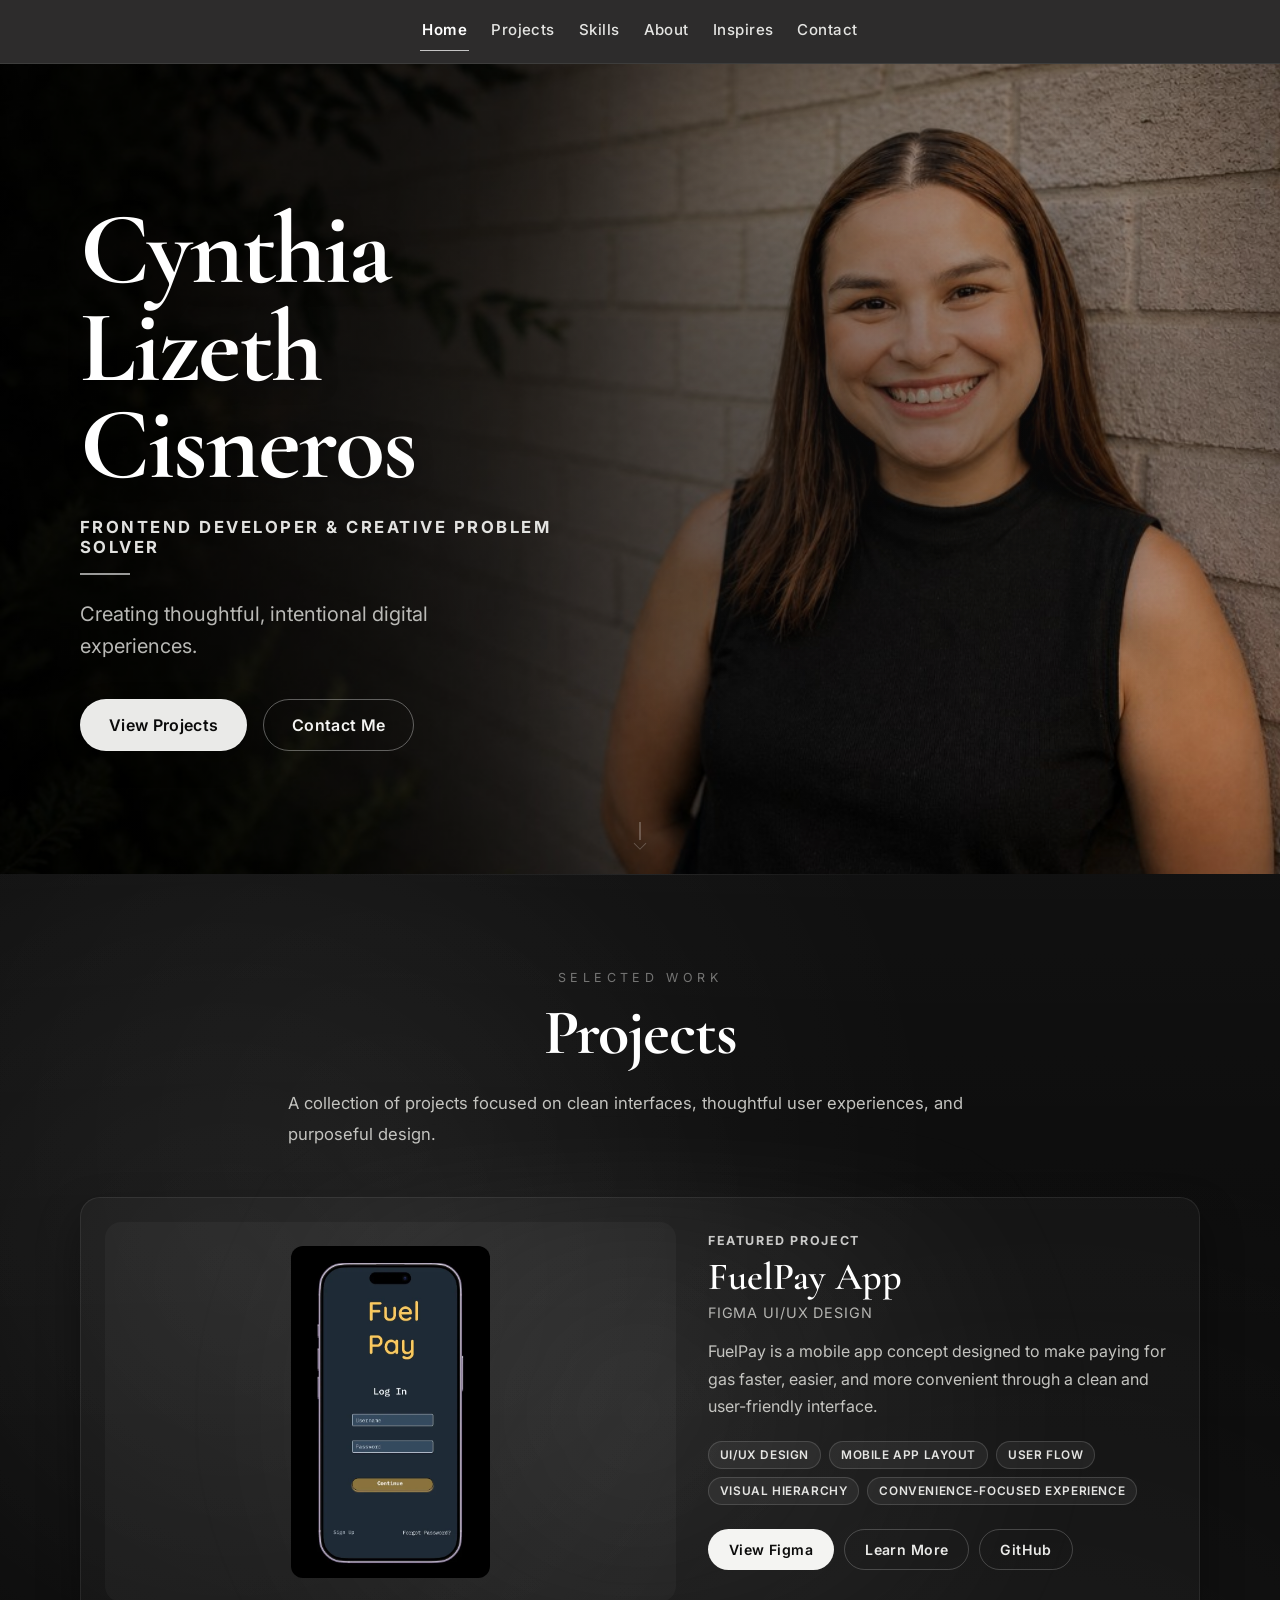
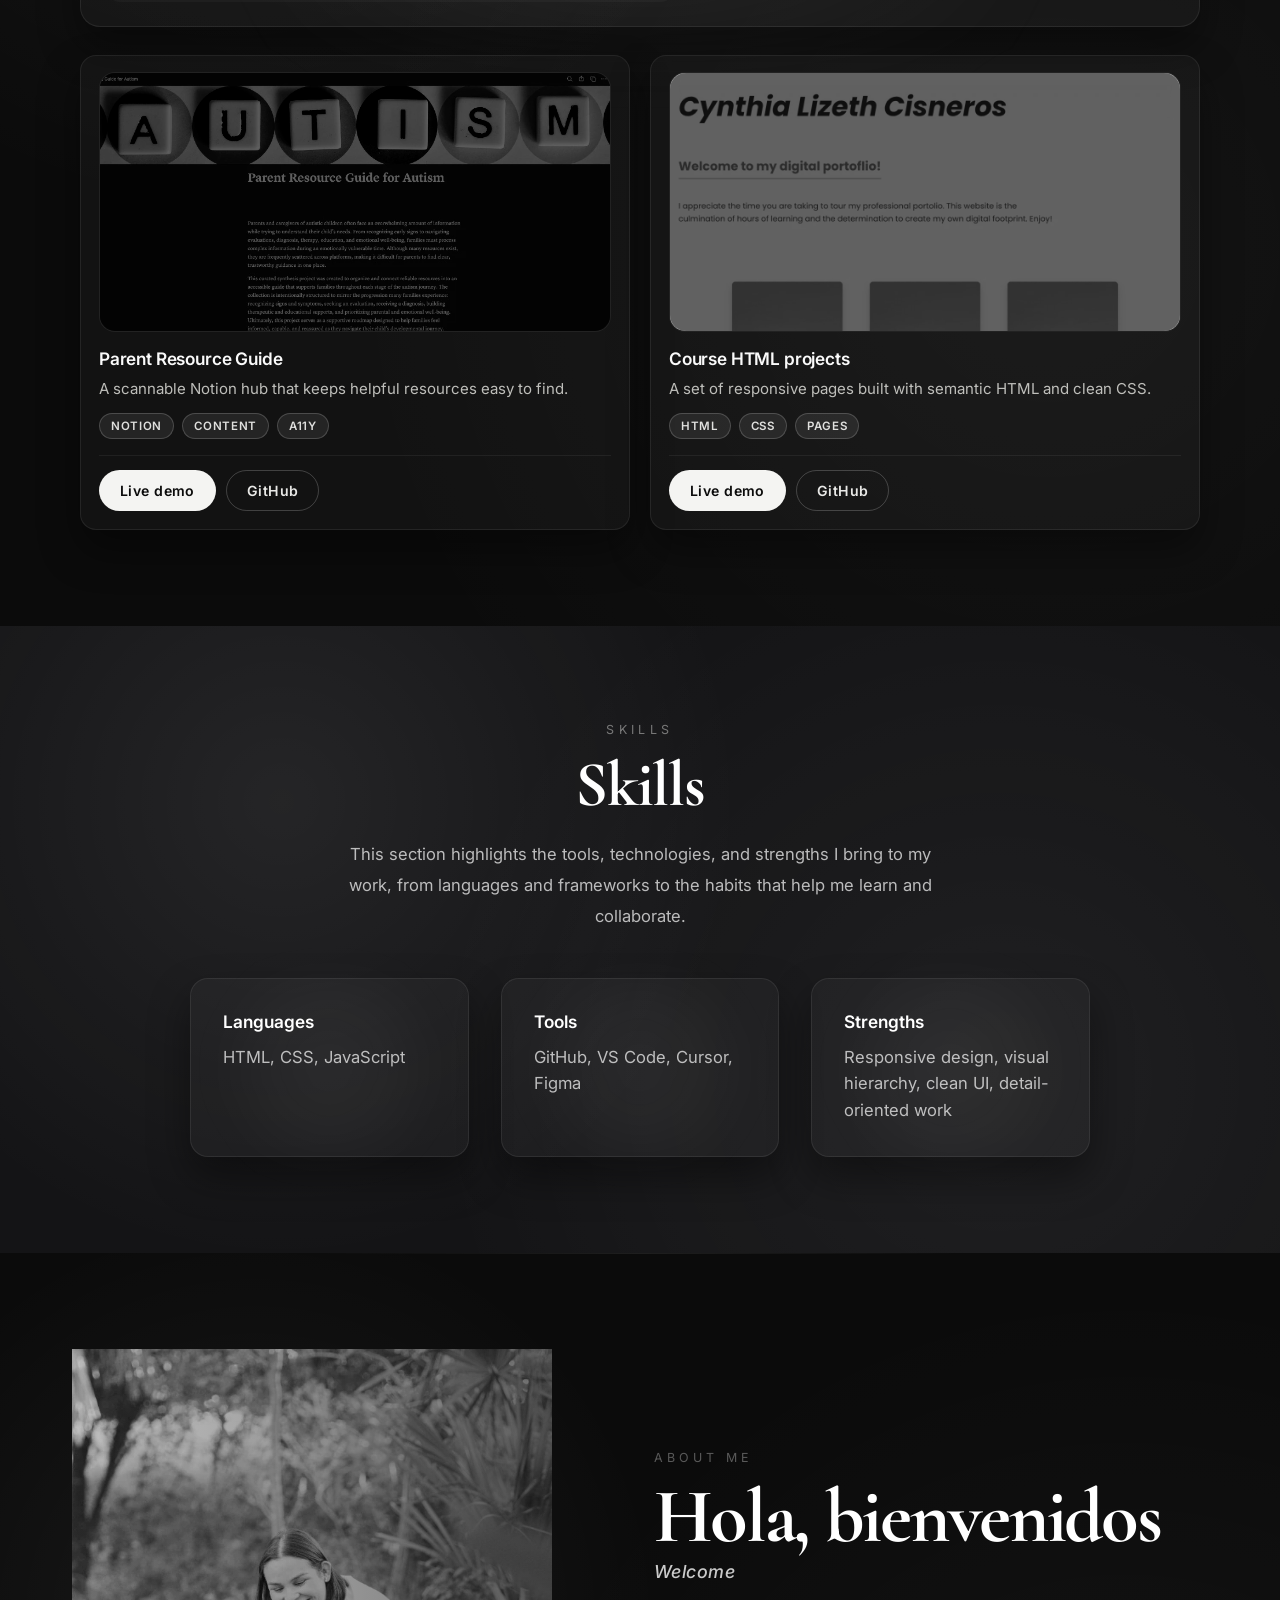
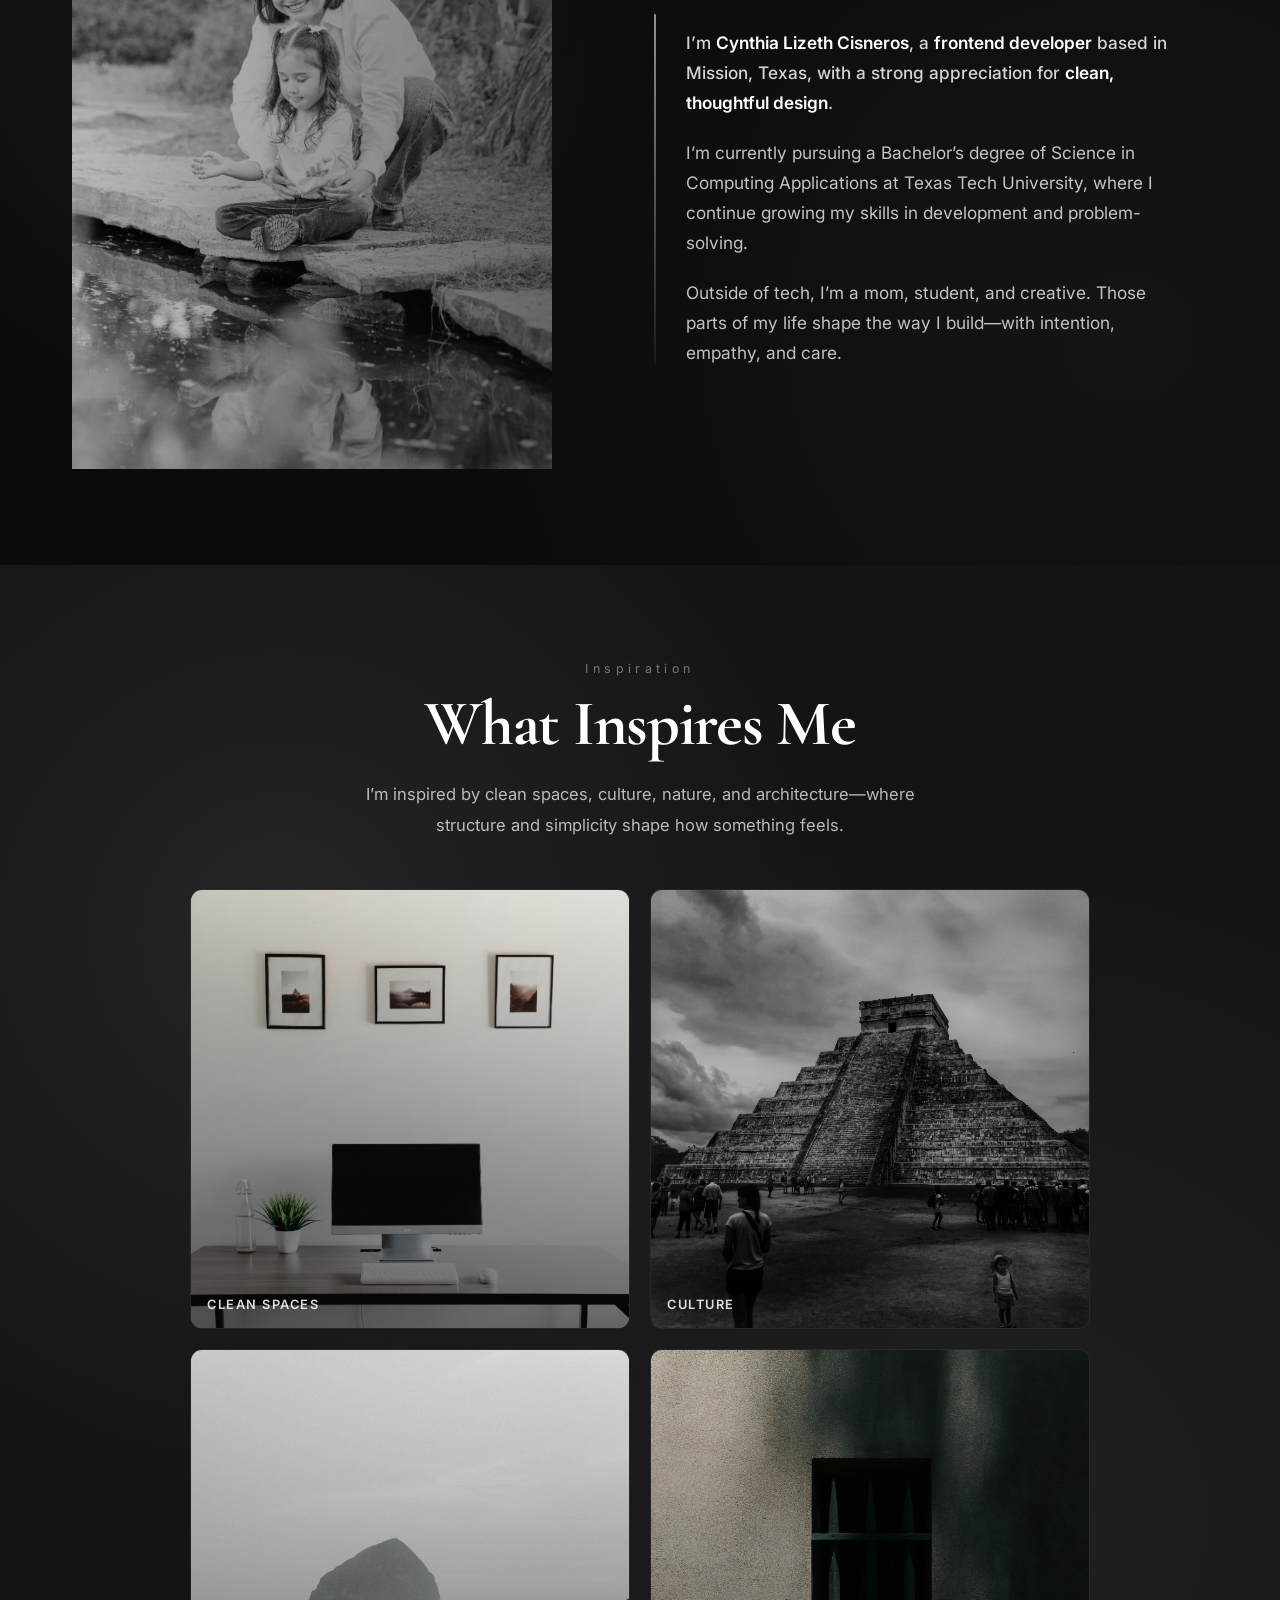
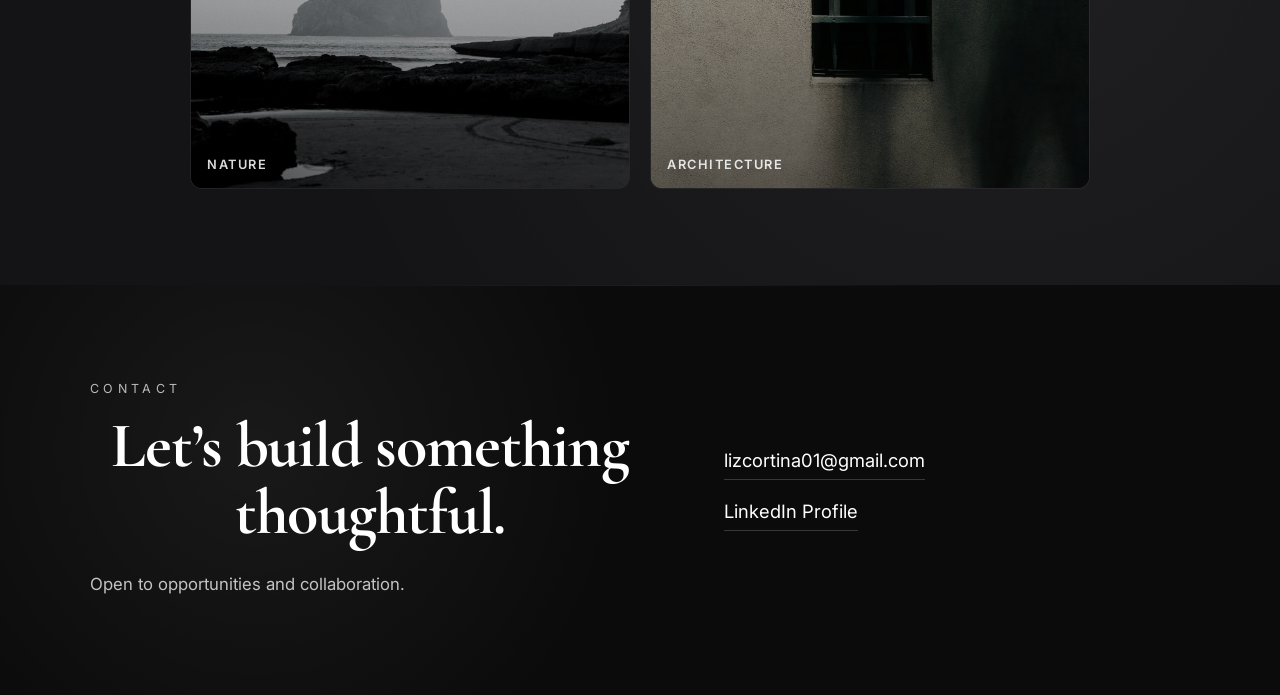
<file: index.html>
<!DOCTYPE html>
<html lang="en">
  <head>
    <meta charset="UTF-8" />
    <meta name="viewport" content="width=device-width, initial-scale=1.0" />
    <title>Cynthia Lizeth Cisneros | Portfolio</title>
    <link rel="preconnect" href="https://fonts.googleapis.com" />
    <link rel="preconnect" href="https://fonts.gstatic.com" crossorigin />
    <link
      href="https://fonts.googleapis.com/css2?family=Cormorant+Garamond:wght@500;600;700&family=Inter:wght@400;500;600&display=swap"
      rel="stylesheet"
    />
    <script>
      document.documentElement.classList.add("js");
    </script>
    <link rel="stylesheet" href="style.css" />
    <link
      rel="preload"
      as="image"
      href="images/fuelpay-screenshot.webp"
      type="image/webp"
    />
  </head>
  <body>
    <header class="site-header">
      <nav class="main-nav" aria-label="Primary navigation">
        <a class="nav-link active" href="#home">Home</a>
        <a class="nav-link" href="#projects">Projects</a>
        <a class="nav-link" href="#skills">Skills</a>
        <a class="nav-link" href="#about">About</a>
        <a class="nav-link" href="#inspires">Inspires</a>
        <a class="nav-link" href="#contact">Contact</a>
      </nav>
    </header>

    <main>
      <section
        id="home"
        class="section hero-section hero hero--split"
        aria-label="Introduction"
      >
        <div class="hero-split container hero-fade">
          <div class="hero-split__text">
            <h1 class="hero-heading">Cynthia Lizeth<br />Cisneros</h1>
            <p class="hero-tagline">Frontend Developer &amp; Creative Problem Solver</p>
            <p class="hero-lede">Creating thoughtful, intentional digital experiences.</p>
            <div class="hero-actions">
              <a class="hero-btn hero-btn--primary" href="#projects">View Projects</a>
              <a class="hero-btn hero-btn--secondary" href="#contact">Contact Me</a>
            </div>
          </div>
        </div>
        <div class="hero-scroll-indicator" aria-hidden="true"></div>
      </section>

      <section id="projects" class="section section-soft section--projects-showcase scroll-reveal">
        <div class="container">
          <p class="eyebrow">SELECTED WORK</p>
          <h2>Projects</h2>
          <p class="section-intro projects-showcase__intro">
            A collection of projects focused on clean interfaces, thoughtful user experiences, and purposeful design.
          </p>

          <article class="featured-project">
            <div class="featured-image">
              <img
                src="images/fuelpay-screenshot.webp"
                alt="FuelPay app UI"
                width="613"
                height="1024"
                loading="eager"
                fetchpriority="high"
                decoding="async"
              />
            </div>
            <div class="featured-project__content">
              <p class="featured-project__label">Featured Project</p>
              <h3 class="featured-project__title">FuelPay App</h3>
              <p class="featured-project__type">Figma UI/UX Design</p>
              <p class="featured-project__description">
                FuelPay is a mobile app concept designed to make paying for gas faster, easier, and more convenient through a clean and user-friendly interface.
              </p>
              <ul class="featured-project__focus" aria-label="FuelPay focus areas">
                <li>UI/UX design</li>
                <li>Mobile app layout</li>
                <li>User flow</li>
                <li>Visual hierarchy</li>
                <li>Convenience-focused experience</li>
              </ul>
              <div class="featured-project__actions">
                <a
                  class="project-link project-link--primary"
                  href="https://www.figma.com/proto/tcnXvxOql4MYo92ffZu80k/FuelPay?node-id=0-1&amp;t=RyZoRJUuUsLrwIjh-1"
                  target="_blank"
                  rel="noopener noreferrer"
                  >View Figma</a
                >
                <a
                  class="project-link project-link--secondary"
                  href="Projects.html"
                  >Learn More</a
                >
                <a
                  class="project-link project-link--secondary"
                  href="https://github.com/cynthiacisneros"
                  target="_blank"
                  rel="noopener noreferrer"
                  >GitHub</a
                >
              </div>
            </div>
          </article>

          <div class="projects-support-grid">
            <article class="support-project-card minor-project-card">
              <div class="project-preview">
                <img
                  src="images/parent-guide-screenshot.webp"
                  alt="Parent Resource Guide for Autism Notion page"
                  width="1024"
                  height="446"
                  loading="lazy"
                  decoding="async"
                />
              </div>
              <div class="support-project-card__body">
                <div class="support-project-card__top">
                  <h3 class="support-project-card__title">Parent Resource Guide</h3>
                  <p class="support-project-card__desc">
                    A scannable Notion hub that keeps helpful resources easy to find.
                  </p>
                  <ul class="support-project-card__tags" aria-label="Tech stack">
                    <li><span class="support-project-card__tag">Notion</span></li>
                    <li><span class="support-project-card__tag">Content</span></li>
                    <li><span class="support-project-card__tag">A11y</span></li>
                  </ul>
                </div>
                <div class="support-project-card__actions">
                  <a
                    class="project-link project-link--primary"
                    href="https://spring-xenon-c38.notion.site/Parent-Resource-Guide-for-Autism-315e01762ccd8020ae37e9fc51f65d75"
                    target="_blank"
                    rel="noopener noreferrer"
                    >Live demo</a
                  >
                  <a
                    class="project-link project-link--secondary"
                    href="https://github.com/cynthiacisneros"
                    target="_blank"
                    rel="noopener noreferrer"
                    >GitHub</a
                  >
                </div>
              </div>
            </article>

            <article class="support-project-card minor-project-card">
              <div class="project-preview">
                <img
                  src="images/course-html-screenshot.webp"
                  alt="Course HTML project pages in the browser"
                  width="1200"
                  height="1200"
                  loading="lazy"
                  decoding="async"
                />
              </div>
              <div class="support-project-card__body">
                <div class="support-project-card__top">
                  <h3 class="support-project-card__title">Course HTML projects</h3>
                  <p class="support-project-card__desc">
                    A set of responsive pages built with semantic HTML and clean CSS.
                  </p>
                  <ul class="support-project-card__tags" aria-label="Tech stack">
                    <li><span class="support-project-card__tag">HTML</span></li>
                    <li><span class="support-project-card__tag">CSS</span></li>
                    <li><span class="support-project-card__tag">Pages</span></li>
                  </ul>
                </div>
                <div class="support-project-card__actions">
                  <a
                    class="project-link project-link--primary"
                    href="https://cynthiacisneros.github.io/CMPA-3304-D01/project-02/index.html"
                    target="_blank"
                    rel="noopener noreferrer"
                    >Live demo</a
                  >
                  <a
                    class="project-link project-link--secondary"
                    href="https://github.com/cynthiacisneros/CMPA-3304-D01"
                    target="_blank"
                    rel="noopener noreferrer"
                    >GitHub</a
                  >
                </div>
              </div>
            </article>
          </div>
        </div>
      </section>

      <section id="skills" class="section light-section skills-section scroll-reveal">
        <div class="container narrow">
          <p class="eyebrow">SKILLS</p>
          <h2>Skills</h2>
          <p class="section-intro">
            This section highlights the tools, technologies, and strengths I
            bring to my work, from languages and frameworks to the habits that
            help me learn and collaborate.
          </p>

          <div class="card-grid skills-grid">
            <article class="info-card skills-card">
              <h3>Languages</h3>
              <p>HTML, CSS, JavaScript</p>
            </article>
            <article class="info-card skills-card">
              <h3>Tools</h3>
              <p>GitHub, VS Code, Cursor, Figma</p>
            </article>
            <article class="info-card skills-card">
              <h3>Strengths</h3>
              <p>Responsive design, visual hierarchy, clean UI, detail-oriented work</p>
            </article>
          </div>
        </div>
      </section>

      <section id="about" class="section about-section scroll-reveal">
        <div class="about-content">
          <div class="about-visual">
            <div class="about-image">
              <img
                src="images/about-photo.webp"
                alt="Portrait of Cynthia Lizeth Cisneros"
                width="682"
                height="1024"
                loading="lazy"
                decoding="async"
              />
            </div>
          </div>

          <div class="about-copy">
            <p class="eyebrow about-eyebrow">ABOUT ME</p>
            <h2>Hola, bienvenidos</h2>
            <h3> Welcome </h3>
            <div class="about-text">
              <p>
                I’m <strong>Cynthia Lizeth Cisneros</strong>, a <strong>frontend developer</strong> based in Mission,
                Texas, with a strong appreciation for <strong>clean, thoughtful design</strong>.
              </p>
              <p>
                I’m currently pursuing a Bachelor’s degree of Science in Computing Applications at Texas Tech
                University, where I continue growing my skills in development and problem-solving.
              </p>
              <p>
                Outside of tech, I’m a mom, student, and creative. Those parts of my life
                shape the way I build—with intention, empathy, and care.
              </p>
            </div>
          </div>
        </div>
      </section>

      <section id="inspires" class="section light-section inspires-section scroll-reveal">
        <div class="container narrow">
          <p class="eyebrow">Inspiration</p>
          <h2>What Inspires Me</h2>
          <p class="section-intro">
            I’m inspired by clean spaces, culture, nature, and architecture—where structure and simplicity shape how something feels.
          </p>

          <div class="inspires-grid">
            <div class="inspires-item">
              <img
                src="assets/images/inspires-1.jpg"
                alt="Clean spaces inspiration"
                width="1024"
                height="703"
                loading="lazy"
                decoding="async"
              />
              <span class="inspires-caption">Clean Spaces</span>
            </div>
            <div class="inspires-item">
              <img
                src="assets/images/inspires-2.jpg"
                alt="Culture inspiration"
                width="810"
                height="1024"
                loading="lazy"
                decoding="async"
              />
              <span class="inspires-caption">Culture</span>
            </div>
            <div class="inspires-item">
              <img
                src="assets/images/inspires-3.jpg"
                alt="Nature inspiration"
                width="683"
                height="1024"
                loading="lazy"
                decoding="async"
              />
              <span class="inspires-caption">Nature</span>
            </div>
            <div class="inspires-item">
              <img
                src="assets/images/inspires-4.jpg"
                alt="Architecture inspiration"
                width="682"
                height="1024"
                loading="lazy"
                decoding="async"
              />
              <span class="inspires-caption">Architecture</span>
            </div>
          </div>
        </div>
      </section>

      <section id="contact" class="section section-dark contact-section scroll-reveal">
        <div class="contact-container">
          <div class="contact-copy">
            <p class="section-label">CONTACT</p>
            <h2>Let’s build something thoughtful.</h2>
            <p class="contact-subtext">Open to opportunities and collaboration.</p>
          </div>

          <nav class="contact-links" aria-label="Contact methods">
            <a href="mailto:lizcortina01@gmail.com">lizcortina01@gmail.com</a>
            <a
              href="https://www.linkedin.com/in/cynthia-lizeth-cisneros-6b3ab3338/"
              target="_blank"
              rel="noopener noreferrer"
              >LinkedIn Profile</a>
          </nav>
        </div>
      </section>
    </main>

    <script src="script.js"></script>
  </body>
</html>
</file>
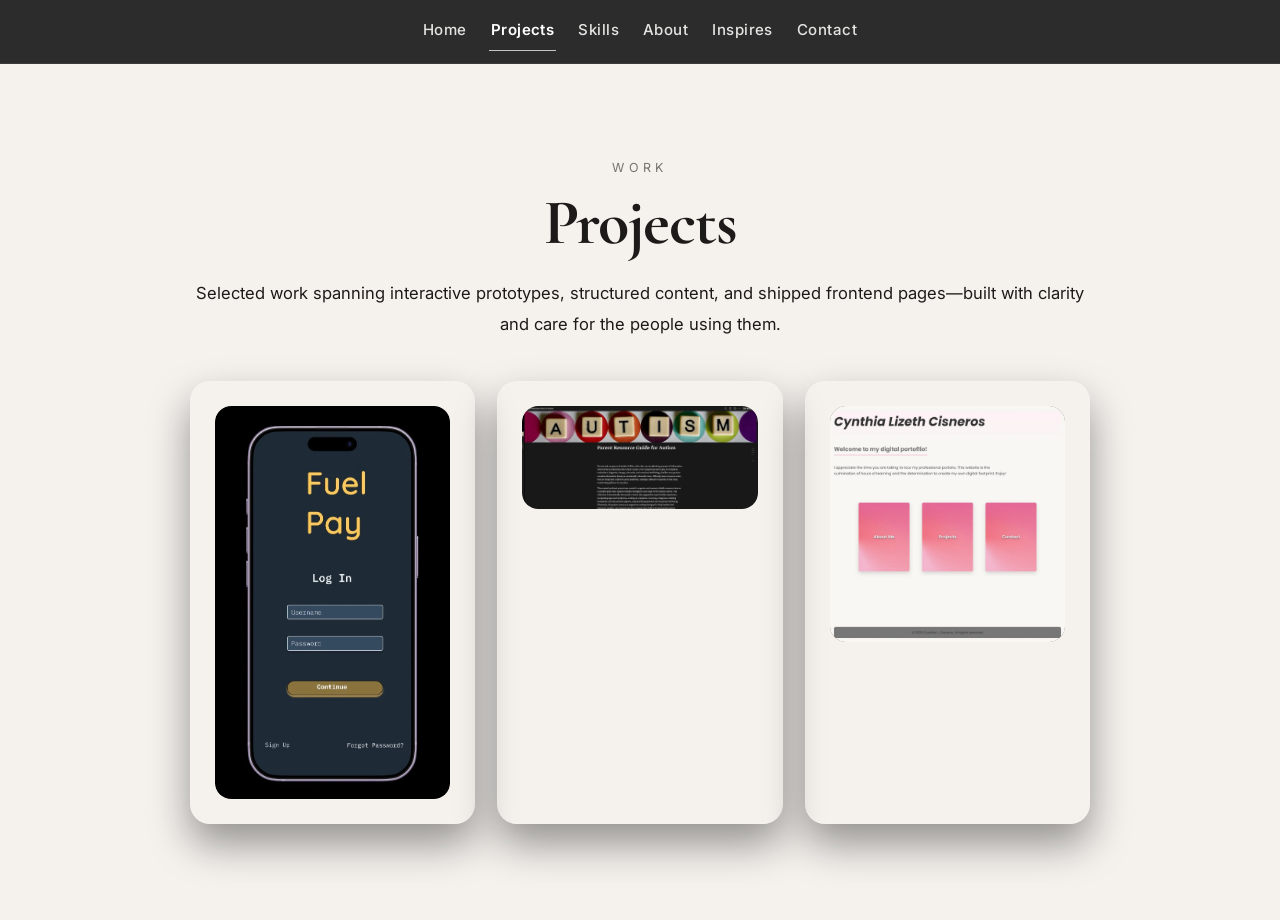
<file: Projects.html>
<!DOCTYPE html>
<html lang="en">
  <head>
    <meta charset="UTF-8" />
    <meta name="viewport" content="width=device-width, initial-scale=1.0" />
    <title>Cynthia Lizeth Cisneros | Projects</title>
    <link rel="preconnect" href="https://fonts.googleapis.com" />
    <link rel="preconnect" href="https://fonts.gstatic.com" crossorigin />
    <link
      href="https://fonts.googleapis.com/css2?family=Cormorant+Garamond:wght@500;600;700&family=Inter:wght@400;500;600&display=swap"
      rel="stylesheet"
    />
    <link rel="stylesheet" href="style.css" />
  </head>
  <body>
    <header class="site-header">
      <nav class="main-nav" aria-label="Primary navigation">
        <a class="nav-link" href="index.html#home">Home</a>
        <a class="nav-link active" href="Projects.html" aria-current="page">Projects</a>
        <a class="nav-link" href="index.html#skills">Skills</a>
        <a class="nav-link" href="index.html#about">About</a>
        <a class="nav-link" href="index.html#inspires">Inspires</a>
        <a class="nav-link" href="index.html#contact">Contact</a>
      </nav>
    </header>

    <main>
      <section id="projects" class="section light-section section--projects">
        <div class="container narrow">
          <p class="eyebrow">WORK</p>
          <h2>Projects</h2>
          <p class="section-intro">
            Selected work spanning interactive prototypes, structured content, and shipped frontend pages—built with clarity and care for the people using them.
          </p>

          <div class="projects-grid">
            <article class="project-card project-card--visual">
              <div class="project-card__frame">
                <img
                  class="project-card__image"
                  src="images/fuelpay-screenshot.webp"
                  alt="FuelPay app UI login screen"
                  width="613"
                  height="1024"
                  loading="lazy"
                  decoding="async"
                />
                <div class="project-card__hover">
                  <div class="project-card__meta">
                    <h3 class="project-card__title">Fuel Pay</h3>
                    <p class="project-card__desc">
                      A calm, step-by-step fuel checkout prototype focused on clarity and trust.
                    </p>
                  </div>
                  <ul class="project-card__tags" aria-label="Tech stack">
                    <li><span class="project-tag">Figma</span></li>
                    <li><span class="project-tag">UI</span></li>
                    <li><span class="project-tag">Prototype</span></li>
                  </ul>
                  <div class="project-card__actions">
                    <a
                      class="project-link project-link--primary"
                      href="https://www.figma.com/proto/tcnXvxOql4MYo92ffZu80k/FuelPay?node-id=0-1&amp;t=RyZoRJUuUsLrwIjh-1"
                      target="_blank"
                      rel="noopener noreferrer"
                      >Live demo</a>
                    <a
                      class="project-link project-link--secondary"
                      href="https://github.com/cynthiacisneros"
                      target="_blank"
                      rel="noopener noreferrer"
                      >GitHub</a>
                  </div>
                </div>
              </div>
            </article>

            <article class="project-card project-card--visual">
              <div class="project-card__frame">
                <img
                  class="project-card__image"
                  src="images/parent-guide-screenshot.webp"
                  alt="Parent Resource Guide for Autism Notion page"
                  width="1024"
                  height="446"
                  loading="lazy"
                  decoding="async"
                />
                <div class="project-card__hover">
                  <div class="project-card__meta">
                    <h3 class="project-card__title">Parent Resource Guide</h3>
                    <p class="project-card__desc">
                      A scannable Notion hub that keeps helpful resources easy to find.
                    </p>
                  </div>
                  <ul class="project-card__tags" aria-label="Tech stack">
                    <li><span class="project-tag">Notion</span></li>
                    <li><span class="project-tag">Content</span></li>
                    <li><span class="project-tag">A11y</span></li>
                  </ul>
                  <div class="project-card__actions">
                    <a
                      class="project-link project-link--primary"
                      href="https://spring-xenon-c38.notion.site/Parent-Resource-Guide-for-Autism-315e01762ccd8020ae37e9fc51f65d75"
                      target="_blank"
                      rel="noopener noreferrer"
                      >Live demo</a>
                    <a
                      class="project-link project-link--secondary"
                      href="https://github.com/cynthiacisneros"
                      target="_blank"
                      rel="noopener noreferrer"
                      >GitHub</a>
                  </div>
                </div>
              </div>
            </article>

            <article class="project-card project-card--visual">
              <div class="project-card__frame">
                <img
                  class="project-card__image"
                  src="images/course-html-screenshot.webp"
                  alt="Course HTML project pages in the browser"
                  width="1200"
                  height="1200"
                  loading="lazy"
                  decoding="async"
                />
                <div class="project-card__hover">
                  <div class="project-card__meta">
                    <h3 class="project-card__title">Course HTML projects</h3>
                    <p class="project-card__desc">
                      A set of responsive pages built with semantic HTML and clean CSS.
                    </p>
                  </div>
                  <ul class="project-card__tags" aria-label="Tech stack">
                    <li><span class="project-tag">HTML</span></li>
                    <li><span class="project-tag">CSS</span></li>
                    <li><span class="project-tag">Pages</span></li>
                  </ul>
                  <div class="project-card__actions">
                    <a
                      class="project-link project-link--primary"
                      href="https://cynthiacisneros.github.io/CMPA-3304-D01/project-02/index.html"
                      target="_blank"
                      rel="noopener noreferrer"
                      >Live demo</a>
                    <a
                      class="project-link project-link--secondary"
                      href="https://github.com/cynthiacisneros/CMPA-3304-D01"
                      target="_blank"
                      rel="noopener noreferrer"
                      >GitHub</a>
                  </div>
                </div>
              </div>
            </article>
          </div>
        </div>
      </section>
    </main>

    <script src="script.js"></script>
  </body>
</html>
</file>
<file: style.css>
:root {
  --bg-dark: #050505;
  --bg-light: #f5f2ee;
  --card-light: #fbfaf8;
  --text-dark: #1d1b19;
  --text-light: #f6f1eb;
  --muted-dark: rgba(246, 241, 235, 0.72);
  --muted-light: #6f675f;
  --border-light: rgba(29, 27, 25, 0.08);
  --border-dark: rgba(255, 255, 255, 0.12);
  --shadow-soft: 0 10px 30px rgba(0, 0, 0, 0.08);
  --radius-xl: 28px;
  --radius-lg: 18px;
  --radius-md: 14px;
  /* Project thumbnails: simple cards */
  --project-thumb-radius: clamp(12px, 2.5vw, 16px);
  --project-shell-radius: 20px;
  --project-shell-padding: clamp(1rem, 2.2vw, 1.5rem);
  --project-shell-border: 1px solid rgba(255, 255, 255, 0.08);
  --project-shell-bg: rgba(255, 255, 255, 0.03);
  --project-card-depth-shadow: 0 20px 40px rgba(0, 0, 0, 0.4);
}

* {
  box-sizing: border-box;
}

html {
  scroll-behavior: smooth;
  scroll-padding-top: 92px;
}

@media (prefers-reduced-motion: reduce) {
  * {
    animation: none !important;
    transition: none !important;
    scroll-behavior: auto !important;
  }

  html {
    scroll-behavior: auto !important;
  }
}

body {
  margin: 0;
  font-family: "Inter", sans-serif;
  background: var(--bg-light);
  color: var(--text-dark);
}

img {
  max-width: 100%;
  display: block;
}

section {
  position: relative;
}

section + section::before {
  content: "";
  position: absolute;
  top: 0;
  left: 50%;
  transform: translateX(-50%);
  width: 50%;
  height: 1px;
  background: linear-gradient(
    to right,
    transparent,
    rgba(255, 255, 255, 0.08),
    transparent
  );
  pointer-events: none;
  z-index: 1;
}

.light-section::before {
  background: linear-gradient(
    to right,
    transparent,
    rgba(29, 27, 25, 0.065),
    transparent
  );
}

main > section:first-of-type::before {
  content: none;
}

main > section:not(.hero-section) {
  padding-top: 6rem;
  padding-bottom: 6rem;
  padding-left: 24px;
  padding-right: 24px;
}

.section-dark {
  background: #0b0b0b;
}

.section-soft {
  background:
    radial-gradient(circle at 30% 20%, rgba(255, 255, 255, 0.04), transparent 40%),
    #0b0b0b;
}

.section {
  scroll-margin-top: 140px;
}

#home.section {
  scroll-margin-top: 0;
}

.site-header {
  position: sticky;
  top: 0;
  z-index: 1000;
  display: flex;
  justify-content: center;
  padding: 12px 16px;
  background: rgba(10, 10, 10, 0.85);
  border-bottom: 1px solid rgba(255, 255, 255, 0.08);
}

.main-nav {
  display: flex;
  align-items: center;
  justify-content: center;
  gap: 20px;
  flex-wrap: wrap;
  max-width: 100%;
}

.nav-link {
  text-decoration: none;
  color: rgba(244, 244, 242, 0.92);
  background: transparent;
  border: 0;
  padding: 8px 2px 12px;
  border-radius: 0;
  font-size: 0.94rem;
  font-weight: 500;
  letter-spacing: 0.03em;
  transition: opacity 0.25s ease, color 0.25s ease;
  position: relative;
}

.nav-link:hover {
  opacity: 0.78;
}

.nav-link.active {
  color: #ffffff;
  font-weight: 600;
}

.nav-link::after {
  content: "";
  position: absolute;
  left: 0;
  right: 0;
  bottom: 0;
  height: 1px;
  margin-top: 4px;
  background: transparent;
  transition: background-color 0.25s ease;
}

.nav-link:hover::after {
  background: rgba(255, 255, 255, 0.32);
}

.nav-link.active::after {
  background: rgba(255, 255, 255, 0.72);
}

.hero-section {
  min-height: calc(100vh - 90px);
  display: flex;
  align-items: center;
  padding: clamp(72px, 10vw, 110px) 24px clamp(4rem, 8vw, 6rem);
  color: #f4f4f2;
  text-align: left;
  position: relative;
}

.hero {
  background:
    linear-gradient(
      to right,
      rgba(0, 0, 0, 0.56) 28%,
      rgba(0, 0, 0, 0.3) 62%,
      rgba(0, 0, 0, 0.06) 100%
    ),
    radial-gradient(ellipse 88% 68% at 70% 44%, rgba(34, 34, 34, 0.3) 0%, rgba(0, 0, 0, 0) 62%),
    url("assets/images/cynthia-hero-portrait.png");
  background-size: cover;
  background-position: 80% 35%;
  background-repeat: no-repeat;
  background-color: #050505;
}

.hero--split {
  overflow: hidden;
}

.hero-split {
  width: min(1120px, 100%);
  margin: 0 auto;
  display: grid;
  grid-template-columns: minmax(0, 1fr);
  gap: clamp(2.5rem, 6vw, 4.5rem);
  align-items: center;
}

.hero-split__text {
  max-width: 34rem;
}

.hero-tagline {
  margin: 0 0 1.4rem;
  font-size: clamp(0.98rem, 1.3vw, 1.08rem);
  font-weight: 700;
  letter-spacing: 0.15em;
  text-transform: uppercase;
  color: rgba(244, 244, 242, 0.92);
}

.hero-tagline::after {
  content: "";
  display: block;
  width: 50px;
  height: 2px;
  background: rgba(255, 255, 255, 0.6);
  margin: 16px 0;
}

.hero-lede {
  margin: 0 0 2.3rem;
  max-width: 420px;
  font-size: clamp(1.1rem, 1.8vw, 1.25rem);
  line-height: 1.6;
  font-weight: 400;
  color: rgba(210, 210, 206, 0.88);
}

.hero-actions {
  display: flex;
  flex-wrap: wrap;
  gap: 16px;
  align-items: center;
  margin-top: 2rem;
}

.hero-btn {
  display: inline-flex;
  align-items: center;
  justify-content: center;
  min-height: 52px;
  padding: 15px 28px;
  border-radius: 999px;
  font-size: 1rem;
  font-weight: 600;
  letter-spacing: 0.02em;
  text-decoration: none;
  border: 1px solid transparent;
  transition: all 0.25s ease;
}

.hero-btn--primary {
  background: rgba(244, 244, 242, 0.96);
  color: #0a0a0a;
  border-color: rgba(255, 255, 255, 0.14);
  box-shadow: 0 10px 26px rgba(0, 0, 0, 0.3);
}

.hero-btn--primary:hover {
  transform: translateY(-2px);
  background: #ffffff;
  box-shadow: 0 10px 20px rgba(0, 0, 0, 0.2);
}

.hero-btn--secondary {
  background: transparent;
  color: #f4f4f2;
  border-color: rgba(255, 255, 255, 0.34);
}

.hero-btn--secondary:hover {
  transform: translateY(-2px);
  background: rgba(255, 255, 255, 0.1);
  border-color: rgba(255, 255, 255, 0.46);
}

.hero-btn:focus-visible {
  outline: 2px solid #ffffff;
  outline-offset: 3px;
}

.hero-fade {
  opacity: 0;
  animation: heroFadeIn 0.85s ease forwards;
}

.hero-scroll-indicator {
  position: absolute;
  left: 50%;
  bottom: 22px;
  width: 22px;
  height: 30px;
  transform: translateX(-50%);
  opacity: 0.45;
  animation: heroScrollPulse 2s ease-in-out infinite;
}

.hero-scroll-indicator::before {
  content: "";
  position: absolute;
  left: 50%;
  top: 0;
  width: 2px;
  height: 18px;
  background: rgba(255, 255, 255, 0.5);
  transform: translateX(-50%);
}

.hero-scroll-indicator::after {
  content: "";
  position: absolute;
  left: 50%;
  bottom: 4px;
  width: 8px;
  height: 8px;
  border-right: 1.5px solid rgba(255, 255, 255, 0.5);
  border-bottom: 1.5px solid rgba(255, 255, 255, 0.5);
  transform: translateX(-50%) rotate(45deg);
}

@keyframes heroFadeIn {
  from {
    opacity: 0;
    transform: translateY(10px);
  }
  to {
    opacity: 1;
    transform: translateY(0);
  }
}

@keyframes heroScrollPulse {
  0%,
  100% {
    transform: translateX(-50%) translateY(0);
    opacity: 0.32;
  }
  50% {
    transform: translateX(-50%) translateY(4px);
    opacity: 0.58;
  }
}

@media (prefers-reduced-motion: reduce) {
  .hero-fade {
    opacity: 1;
    animation: none;
    transform: none;
  }

  .hero-scroll-indicator {
    animation: none;
  }
}

@media (max-width: 900px) {
  .hero-split {
    grid-template-columns: 1fr;
    gap: clamp(2rem, 5vw, 2.75rem);
  }

  .hero {
    background:
      linear-gradient(180deg, rgba(0, 0, 0, 0.62) 0%, rgba(0, 0, 0, 0.42) 58%, rgba(0, 0, 0, 0.2) 100%),
      radial-gradient(ellipse 100% 70% at 52% 30%, rgba(34, 34, 34, 0.24) 0%, rgba(0, 0, 0, 0) 64%),
      url("assets/images/cynthia-hero-portrait.png");
    background-size: cover;
    background-position: 64% 30%;
  }

  .hero-split__text {
    max-width: none;
    text-align: center;
  }

  h1.hero-heading {
    font-size: clamp(2.8rem, 12vw, 4.6rem);
    line-height: 0.95;
  }

  .hero-tagline {
    letter-spacing: 0.11em;
  }

  .hero-actions {
    justify-content: center;
  }

  .hero-lede {
    margin-left: auto;
    margin-right: auto;
  }
}

.eyebrow {
  margin: 0 0 18px;
  font-size: 0.78rem;
  letter-spacing: 0.35em;
  opacity: 0.58;
}

h1,
h2 {
  margin: 0;
  font-family: "Cormorant Garamond", serif;
  line-height: 0.95;
  letter-spacing: -0.02em;
}

h1 {
  font-size: clamp(3.8rem, 8vw, 6.7rem);
  margin-bottom: 24px;
}

h1.hero-heading {
  font-family: "Cormorant Garamond", serif;
  font-weight: 800;
  font-size: clamp(3.5rem, 8vw, 7rem);
  line-height: 0.95;
  letter-spacing: -0.02em;
  color: #ffffff;
  text-shadow: 0 4px 20px rgba(0, 0, 0, 0.4);
  margin: 0 0 1.5rem;
}

h2 {
  font-size: clamp(2.9rem, 5vw, 4.3rem);
  text-align: center;
  margin-bottom: 24px;
}

h3 {
  margin-top: 0;
  margin-bottom: 12px;
  font-size: 1.05rem;
  font-weight: 600;
}

.section-intro,
.info-card p {
  line-height: 1.85;
  font-size: 1.04rem;
}

.light-section {
  background: var(--bg-light);
  color: var(--text-dark);
}

.container {
  width: min(1120px, 100%);
  margin: 0 auto;
}

.narrow {
  max-width: 900px;
  text-align: center;
}

/* About: bold editorial layout — open, no card; image blends into section */
#about.about-section {
  background:
    radial-gradient(circle at 20% 40%, rgba(255, 255, 255, 0.06), transparent 35%),
    radial-gradient(circle at 88% 75%, rgba(255, 255, 255, 0.04), transparent 50%),
    #0b0b0b;
  color: rgba(244, 244, 242, 0.94);
  padding: 0;
}

#about.about-section .about-content {
  max-width: 1200px;
  margin: 0 auto;
  padding: 6rem 2rem;
  display: grid;
  grid-template-columns: 0.95fr 1.05fr;
  gap: 5rem;
  align-items: center;
}

#about.about-section .about-visual {
  display: flex;
  justify-content: flex-start;
  width: 100%;
  min-width: 0;
}

#about.about-section .about-copy {
  display: flex;
  flex-direction: column;
  align-items: flex-start;
  text-align: left;
  min-width: 0;
}

#about.about-section .about-eyebrow,
#about.about-section .about-copy .eyebrow {
  color: rgba(255, 255, 255, 0.55);
  text-align: left;
  margin: 0 0 1rem;
  width: 100%;
  letter-spacing: 0.32em;
}

#about.about-section .about-copy h2 {
  text-align: left;
  margin-bottom: clamp(1.75rem, 3vw, 2.5rem);
  width: 100%;
  color: #ffffff;
  font-family: "Cormorant Garamond", serif;
  font-size: clamp(2.75rem, 6vw, 5rem);
  line-height: 0.95;
  font-weight: 700;
  letter-spacing: -0.03em;
}

#about.about-section .about-copy h2:has(+ h3) {
  margin-bottom: 0;
}

#about.about-section .about-copy h3 {
  font-family: "Inter", sans-serif;
  font-size: 1.12rem;
  font-weight: 500;
  font-style: italic;
  color: rgba(255, 255, 255, 0.78);
  margin-top: 0.5rem;
  margin-bottom: 1.75rem;
  letter-spacing: 0.03em;
}

#about.about-section .about-image {
  position: relative;
  width: 100%;
  max-width: 480px;
  margin-inline: 0;
  overflow: hidden;
}

#about.about-section .about-image::after {
  content: "";
  position: absolute;
  inset: 0;
  background: linear-gradient(to right, rgba(11, 11, 11, 0.15), rgba(11, 11, 11, 0.55));
  pointer-events: none;
}

#about.about-section .about-image img {
  width: 100%;
  max-width: 480px;
  height: auto;
  display: block;
  border-radius: 0;
  object-fit: cover;
  opacity: 0.9;
  filter: grayscale(100%) contrast(1.05);
}

#about.about-section .about-text {
  position: relative;
  max-width: 520px;
  padding-left: 2rem;
}

#about.about-section .about-text::before {
  content: "";
  position: absolute;
  left: 0;
  top: 0.25rem;
  width: 2px;
  height: calc(100% - 0.5rem);
  border-radius: 1px;
  background: linear-gradient(
    to bottom,
    rgba(255, 255, 255, 0.55),
    rgba(255, 255, 255, 0.05)
  );
  pointer-events: none;
}

#about.about-section .about-text p {
  margin-bottom: 1.2rem;
  font-size: 1.08rem;
  line-height: 1.75;
  color: rgba(255, 255, 255, 0.78);
}

#about.about-section .about-text p:last-child {
  margin-bottom: 0;
}

#about.about-section .about-text p:first-of-type {
  color: rgba(255, 255, 255, 0.82);
  font-weight: 500;
}

#about.about-section .about-text p:not(:first-of-type) {
  color: rgba(255, 255, 255, 0.75);
  font-weight: 400;
}

#about.about-section .about-text strong {
  color: #ffffff;
  font-weight: 600;
}

@media (max-width: 768px) {
  #about.about-section .about-content {
    grid-template-columns: 1fr;
    gap: 2.5rem;
    padding: 5rem 1.5rem;
  }

  #about.about-section .about-image {
    max-width: none;
  }

  #about.about-section .about-image img {
    width: 100%;
    max-width: none;
  }

  #about.about-section .about-visual {
    justify-content: stretch;
  }

  #about.about-section .about-image::after {
    background: linear-gradient(to bottom, rgba(11, 11, 11, 0.12), rgba(11, 11, 11, 0.5));
  }

  #about.about-section .about-text {
    padding-left: 1.5rem;
  }

  #about.about-section .about-text::before {
    width: 2px;
    background: linear-gradient(
      to bottom,
      rgba(255, 255, 255, 0.42),
      rgba(255, 255, 255, 0.06)
    );
  }
}

.card-grid {
  margin-top: 42px;
  display: grid;
  grid-template-columns: repeat(3, 1fr);
  gap: 22px;
}

.info-card {
  background: rgba(255, 255, 255, 0.5);
  border: 1px solid var(--border-light);
  border-radius: 28px;
  box-shadow: var(--shadow-soft);
  padding: 28px;
  text-align: left;
}

.info-card--project {
  display: flex;
  flex-direction: column;
  height: 100%;
}

.info-card--project > p {
  margin: 0;
  flex-grow: 1;
  color: var(--muted-light);
}

.info-card__actions {
  margin-top: 1.35rem;
  padding-top: 1.2rem;
  border-top: 1px solid var(--border-light);
}

#skills.skills-section {
  background:
    radial-gradient(circle at 22% 28%, rgba(255, 255, 255, 0.07), transparent 42%),
    radial-gradient(circle at 78% 72%, rgba(255, 255, 255, 0.05), transparent 52%),
    #141416;
  color: rgba(244, 244, 242, 0.92);
}

#skills .eyebrow {
  color: rgba(244, 244, 242, 0.74);
}

#skills h2 {
  color: #ffffff;
}

#skills.skills-section .section-intro {
  max-width: 600px;
  margin: 0 auto;
  color: rgba(255, 255, 255, 0.7);
}

#skills .skills-grid {
  margin-top: 46px;
  display: grid;
  grid-template-columns: repeat(3, minmax(0, 1fr));
  gap: 2rem;
  align-items: stretch;
}

#skills .skills-card {
  position: relative;
  isolation: isolate;
  background: rgba(255, 255, 255, 0.03);
  border: 1px solid rgba(255, 255, 255, 0.08);
  border-radius: 18px;
  padding: 2rem;
  box-shadow: 0 20px 40px rgba(0, 0, 0, 0.4);
  transition: all 0.25s ease;
  text-align: left;
}

#skills .skills-card::before {
  content: "";
  position: absolute;
  inset: -10px;
  background: radial-gradient(circle, rgba(255, 255, 255, 0.05), transparent 70%);
  z-index: -1;
  filter: blur(20px);
  pointer-events: none;
  border-radius: 22px;
}

#skills .skills-card:hover,
#skills .skills-card:focus-within {
  transform: translateY(-4px);
  border-color: rgba(255, 255, 255, 0.16);
  box-shadow: 0 30px 60px rgba(0, 0, 0, 0.5);
}

#skills .skills-card h3 {
  color: #ffffff;
  font-weight: 600;
  margin-bottom: 0.75rem;
  font-size: 1.08rem;
}

#skills .skills-card p {
  color: rgba(255, 255, 255, 0.7);
  line-height: 1.6;
  margin: 0;
}

/* What Inspires Me — same hierarchy and dark treatment as Skills */
#inspires.inspires-section {
  background:
    radial-gradient(circle at 22% 28%, rgba(255, 255, 255, 0.07), transparent 42%),
    radial-gradient(circle at 78% 72%, rgba(255, 255, 255, 0.05), transparent 52%),
    #141416;
  color: rgba(244, 244, 242, 0.92);
}

#inspires .eyebrow {
  color: rgba(244, 244, 242, 0.74);
}

#inspires h2 {
  color: #ffffff;
}

#inspires.inspires-section .section-intro {
  max-width: 600px;
  margin: 0 auto;
  color: rgba(255, 255, 255, 0.7);
}

#inspires.inspires-section .inspires-grid {
  margin-top: 3rem;
  display: grid;
  grid-template-columns: repeat(2, minmax(0, 1fr));
  gap: clamp(0.75rem, 2vw, 1.25rem);
  max-width: 900px;
  margin-left: auto;
  margin-right: auto;
}

#inspires.inspires-section .inspires-item {
  position: relative;
  border-radius: 12px;
  overflow: hidden;
  aspect-ratio: 1;
  border: 1px solid rgba(255, 255, 255, 0.08);
  background: rgba(0, 0, 0, 0.2);
}

#inspires.inspires-section .inspires-item::after {
  content: "";
  position: absolute;
  inset: 0;
  z-index: 1;
  background: linear-gradient(to bottom, rgba(0, 0, 0, 0.05), rgba(0, 0, 0, 0.55));
  pointer-events: none;
  transition: background 0.35s ease;
}

#inspires.inspires-section .inspires-item img {
  position: relative;
  z-index: 0;
  width: 100%;
  height: 100%;
  display: block;
  object-fit: cover;
  transition: transform 0.35s ease;
}

#inspires.inspires-section .inspires-caption {
  position: absolute;
  left: 1rem;
  bottom: 1rem;
  z-index: 2;
  color: #ffffff;
  font-size: 0.8rem;
  font-weight: 600;
  letter-spacing: 0.12em;
  text-transform: uppercase;
  opacity: 0.85;
  pointer-events: none;
  transition: opacity 0.3s ease;
}

#inspires.inspires-section .inspires-item:hover::after,
#inspires.inspires-section .inspires-item:focus-within::after {
  background: linear-gradient(to bottom, rgba(0, 0, 0, 0.02), rgba(0, 0, 0, 0.42));
}

#inspires.inspires-section .inspires-item:hover img,
#inspires.inspires-section .inspires-item:focus-within img {
  transform: scale(1.04);
}

#inspires.inspires-section .inspires-item:hover .inspires-caption,
#inspires.inspires-section .inspires-item:focus-within .inspires-caption {
  opacity: 1;
}

.section--projects-showcase.section-soft {
  background:
    linear-gradient(180deg, rgba(255, 255, 255, 0.022) 0%, transparent 44%),
    radial-gradient(circle at 30% 20%, rgba(255, 255, 255, 0.04), transparent 40%),
    radial-gradient(circle at 18% 30%, rgba(255, 255, 255, 0.055), transparent 38%),
    radial-gradient(circle at 82% 72%, rgba(255, 255, 255, 0.038), transparent 50%),
    #0b0b0b;
  color: rgba(244, 244, 242, 0.92);
}

.section--projects-showcase .eyebrow {
  color: rgba(244, 244, 242, 0.74);
  text-align: center;
}

.section--projects-showcase h2 {
  color: #ffffff;
}

.projects-showcase__intro {
  max-width: 44rem;
  margin-left: auto;
  margin-right: auto;
  color: rgba(214, 214, 210, 0.9);
}

.featured-project {
  position: relative;
  isolation: isolate;
  margin-top: 48px;
  display: grid;
  grid-template-columns: minmax(0, 1.1fr) minmax(0, 0.9fr);
  gap: clamp(1.4rem, 3vw, 2rem);
  align-items: start;
  padding: var(--project-shell-padding);
  border-radius: var(--project-shell-radius);
  border: 1px solid rgba(255, 255, 255, 0.08);
  background: rgba(255, 255, 255, 0.03);
  box-shadow: var(--project-card-depth-shadow);
  transition: all 0.25s ease;
}

.featured-project::before {
  content: "";
  position: absolute;
  inset: -20px;
  background: radial-gradient(
    circle,
    rgba(255, 255, 255, 0.08),
    transparent 70%
  );
  z-index: -1;
  filter: blur(40px);
  pointer-events: none;
  border-radius: 24px;
}

.featured-project:hover,
.featured-project:focus-within {
  transform: translateY(-4px);
  box-shadow: 0 28px 52px rgba(0, 0, 0, 0.48);
}

.featured-image {
  box-sizing: border-box;
  width: 100%;
  max-height: 380px;
  display: flex;
  align-items: center;
  justify-content: center;
  overflow: hidden;
  padding: 1.5rem;
  background: rgba(255, 255, 255, 0.03);
  border-radius: 16px;
}

.featured-image img {
  max-width: 100%;
  max-height: calc(380px - 3rem);
  width: auto;
  height: auto;
  object-fit: contain;
  border-radius: 12px;
  display: block;
  transition: transform 0.2s ease;
}

.featured-project:hover .featured-image img {
  transform: scale(1.02);
}

.featured-project__content {
  padding: clamp(0.35rem, 0.85vw, 0.65rem) 0;
  display: flex;
  flex-direction: column;
  justify-content: center;
}

.featured-project__label {
  margin: 0 0 0.7rem;
  font-size: 0.78rem;
  font-weight: 700;
  letter-spacing: 0.13em;
  text-transform: uppercase;
  color: rgba(244, 244, 242, 0.8);
}

.featured-project__title {
  margin: 0 0 0.45rem;
  font-size: clamp(1.8rem, 3vw, 2.6rem);
  font-family: "Cormorant Garamond", serif;
  line-height: 0.98;
  color: #ffffff;
}

.featured-project__type {
  margin: 0 0 1.1rem;
  font-size: 0.9rem;
  letter-spacing: 0.06em;
  text-transform: uppercase;
  color: rgba(214, 214, 210, 0.82);
}

.featured-project__description {
  margin: 0 0 1.3rem;
  color: rgba(214, 214, 210, 0.9);
  line-height: 1.7;
}

.featured-project__focus {
  margin: 0 0 1.5rem;
  padding: 0;
  list-style: none;
  display: flex;
  flex-wrap: wrap;
  gap: 8px;
}

.featured-project__focus li {
  border-radius: 999px;
  border: 1px solid rgba(255, 255, 255, 0.14);
  background: rgba(255, 255, 255, 0.06);
  color: rgba(244, 244, 242, 0.92);
  font-size: 0.74rem;
  letter-spacing: 0.05em;
  text-transform: uppercase;
  padding: 6px 11px;
  font-weight: 600;
}

.featured-project__actions {
  display: flex;
  flex-wrap: wrap;
  gap: 10px;
}

.featured-project .project-link--primary {
  background: #f4f4f2;
  color: #0b0b0b;
}

.featured-project .project-link--secondary {
  color: rgba(244, 244, 242, 0.95);
  border-color: rgba(255, 255, 255, 0.2);
}

.featured-project .project-link--secondary:hover {
  background: rgba(255, 255, 255, 0.1);
}

.projects-support-grid {
  margin-top: 28px;
  display: grid;
  grid-template-columns: repeat(2, minmax(0, 1fr));
  gap: 20px;
  align-items: stretch;
}

/* Home: secondary project row — equal-height cards, fixed image band */
.support-project-card {
  display: flex;
  flex-direction: column;
  height: 100%;
  min-height: 100%;
  padding: 1rem 1.125rem 1.125rem;
  border-radius: 16px;
  border: 1px solid rgba(255, 255, 255, 0.08);
  background: rgba(255, 255, 255, 0.03);
  box-shadow: var(--project-card-depth-shadow);
  transition: all 0.25s ease;
}

.support-project-card:hover,
.support-project-card:focus-within {
  transform: translateY(-4px);
  border-color: rgba(255, 255, 255, 0.14);
  background: rgba(255, 255, 255, 0.05);
  box-shadow: 0 25px 50px rgba(0, 0, 0, 0.5);
}

/* Home: smaller project previews — solid overlay, clean image (showcase only; not FuelPay) */
.section--projects-showcase .project-preview {
  position: relative;
  border-radius: 16px;
  overflow: hidden;
  height: 260px;
  flex-shrink: 0;
  border: 1px solid rgba(255, 255, 255, 0.08);
  background: #0f0f0f;
}

.section--projects-showcase .project-preview img {
  position: absolute;
  inset: 0;
  width: 100%;
  height: 100%;
  object-fit: cover;
  object-position: top;
  display: block;
  z-index: 0;
  transition: transform 0.25s ease;
}

.section--projects-showcase .project-preview::after {
  content: "";
  position: absolute;
  inset: 0;
  z-index: 1;
  background: rgba(0, 0, 0, 0.45);
  pointer-events: none;
  transition: background 0.25s ease;
  border-radius: 16px;
}

.section--projects-showcase .support-project-card:hover .project-preview::after,
.section--projects-showcase .support-project-card:focus-within .project-preview::after {
  background: rgba(0, 0, 0, 0.25);
}

.section--projects-showcase .support-project-card:hover .project-preview img,
.section--projects-showcase .support-project-card:focus-within .project-preview img {
  transform: scale(1.03);
}

.section--projects-showcase .minor-project-card .project-preview img {
  transition: transform 0.25s ease, filter 0.25s ease;
}

.minor-project-card img {
  filter: grayscale(100%) saturate(0%) brightness(0.7) contrast(1.1);
}

.minor-project-card:hover img,
.minor-project-card:focus-within img {
  filter: grayscale(100%) saturate(0%) brightness(0.85) contrast(1.15);
}

.support-project-card__body {
  display: flex;
  flex-direction: column;
  justify-content: space-between;
  flex: 1;
  min-height: 0;
  margin-top: 1rem;
  gap: 1rem;
}

.support-project-card__top {
  flex: 1 1 auto;
  min-height: 0;
}

.support-project-card__title {
  margin: 0 0 0.5rem;
  font-size: 1.08rem;
  font-weight: 600;
  font-family: "Inter", sans-serif;
  letter-spacing: -0.01em;
  color: rgba(255, 255, 255, 0.98);
}

.support-project-card__desc {
  margin: 0 0 0.75rem;
  font-size: 0.94rem;
  line-height: 1.55;
  color: rgba(214, 214, 210, 0.88);
}

.support-project-card__tags {
  display: flex;
  flex-wrap: wrap;
  gap: 8px;
  margin: 0;
  padding: 0;
  list-style: none;
}

.support-project-card__tag {
  display: inline-block;
  padding: 5px 11px;
  font-size: 0.72rem;
  font-weight: 600;
  letter-spacing: 0.06em;
  text-transform: uppercase;
  border-radius: 999px;
  border: 1px solid rgba(255, 255, 255, 0.18);
  background: rgba(255, 255, 255, 0.08);
  color: rgba(244, 244, 242, 0.9);
}

.support-project-card__actions {
  flex-shrink: 0;
  display: flex;
  flex-wrap: wrap;
  gap: 10px;
  margin-top: auto;
  padding-top: 14px;
  border-top: 1px solid rgba(255, 255, 255, 0.06);
}

.support-project-card .project-link--primary {
  background: #f4f4f2;
  color: #0b0b0b;
  border-color: transparent;
}

.support-project-card .project-link--secondary {
  color: rgba(244, 244, 242, 0.95);
  border-color: rgba(255, 255, 255, 0.2);
  background: transparent;
}

.support-project-card .project-link--secondary:hover {
  background: rgba(255, 255, 255, 0.1);
}

/* Projects page: dark shell for visual cards (unchanged layout) */
.section--projects .project-card--visual {
  padding: var(--project-shell-padding);
  border-radius: var(--project-shell-radius);
  border: 1px solid rgba(255, 255, 255, 0.08);
  background: rgba(255, 255, 255, 0.03);
  box-shadow: var(--project-card-depth-shadow);
  transition: all 0.25s ease;
}

.section--projects .project-card--visual:hover,
.section--projects .project-card--visual:focus-within {
  transform: translateY(-4px);
  box-shadow: 0 25px 50px rgba(0, 0, 0, 0.5);
  border-color: rgba(255, 255, 255, 0.14);
  background: rgba(255, 255, 255, 0.05);
}

/* Projects page: same grid rhythm as home secondary row */
.projects-grid {
  margin-top: 42px;
  display: grid;
  grid-template-columns: repeat(3, minmax(0, 1fr));
  gap: 22px;
}

.project-card {
  display: flex;
  flex-direction: column;
  height: 100%;
  padding: clamp(1.75rem, 3vw, 2rem);
  border-radius: var(--radius-xl);
  border: 1px solid var(--border-light);
  background: rgba(255, 255, 255, 0.72);
  box-shadow: var(--shadow-soft);
  transition:
    transform 0.35s ease,
    box-shadow 0.35s ease,
    border-color 0.35s ease,
    background 0.35s ease;
}

.project-card:hover {
  transform: translateY(-4px);
  box-shadow: 0 25px 50px rgba(0, 0, 0, 0.5);
  border-color: rgba(29, 27, 25, 0.14);
  background: #ffffff;
}

.project-card--visual {
  padding: 0;
  overflow: hidden;
}

.project-card--visual .project-card__frame {
  position: relative;
  overflow: hidden;
  border-radius: var(--project-thumb-radius);
  background: rgba(20, 20, 22, 0.35);
}

.project-card__image {
  width: 100%;
  height: auto;
  object-fit: cover;
  display: block;
  border-radius: var(--project-thumb-radius);
  transition: transform 0.2s ease;
}

.project-card--visual:hover .project-card__image,
.project-card--visual:focus-within .project-card__image {
  transform: scale(1.02);
}

.project-card__hover {
  position: absolute;
  left: 0;
  right: 0;
  bottom: 0;
  z-index: 1;
  max-height: 58%;
  overflow-y: auto;
  padding: var(--project-shell-padding);
  display: flex;
  flex-direction: column;
  gap: 10px;
  justify-content: flex-end;
  background: rgba(0, 0, 0, 0.78);
  opacity: 0;
  pointer-events: none;
  transition: opacity 0.2s ease;
}

.project-card--visual:hover .project-card__hover,
.project-card--visual:focus-within .project-card__hover {
  opacity: 1;
  pointer-events: auto;
}

.project-card__meta {
  align-self: end;
}

.project-card--visual .project-card__title {
  color: rgba(255, 255, 255, 0.98);
  margin-bottom: 8px;
}

.project-card--visual .project-card__desc {
  color: rgba(255, 255, 255, 0.85);
  max-width: 38ch;
}

.project-card--visual .project-card__tags {
  gap: 10px;
}

.project-card--visual .project-tag {
  border-color: rgba(255, 255, 255, 0.22);
  background: rgba(255, 255, 255, 0.12);
  color: rgba(255, 255, 255, 0.9);
}

.project-card--visual .project-card__actions {
  border-top: 1px solid rgba(255, 255, 255, 0.08);
  margin-top: 0;
  padding-top: 12px;
}

.project-card--visual .project-link {
  border-color: rgba(255, 255, 255, 0.18);
}

.project-card--visual .project-link--primary {
  background: rgba(255, 255, 255, 0.92);
  color: #1d1b19;
}

.project-card--visual .project-link--secondary {
  background: rgba(0, 0, 0, 0.18);
  color: rgba(255, 255, 255, 0.92);
}

.project-card--visual.tilt-active {
  transform: none;
}

@media (prefers-reduced-motion: reduce) {
  .project-card__image,
  .featured-image img,
  .section--projects-showcase .project-preview img,
  .section--projects-showcase .project-preview::after,
  .project-card__hover,
  .project-card,
  .featured-project,
  .support-project-card,
  #skills .skills-card,
  #inspires.inspires-section .inspires-item,
  #inspires.inspires-section .inspires-item img,
  #inspires.inspires-section .inspires-item::after,
  #inspires.inspires-section .inspires-caption,
  #contact.contact-section .contact-links a {
    transition: none !important;
  }

  .project-card--visual:hover .project-card__image,
  .project-card--visual:focus-within .project-card__image,
  .featured-project:hover .featured-image img,
  .section--projects-showcase .support-project-card:hover .project-preview img,
  .section--projects-showcase .support-project-card:focus-within .project-preview img,
  #inspires.inspires-section .inspires-item:hover img,
  #inspires.inspires-section .inspires-item:focus-within img {
    transform: none;
  }

  .featured-project:hover,
  .featured-project:focus-within,
  .support-project-card:hover,
  .support-project-card:focus-within,
  #skills .skills-card:hover,
  #skills .skills-card:focus-within,
  .section--projects .project-card--visual:hover,
  .section--projects .project-card--visual:focus-within,
  #inspires.inspires-section .inspires-item:hover,
  #inspires.inspires-section .inspires-item:focus-within {
    transform: none;
  }

  #contact.contact-section .contact-links a:hover {
    transform: none;
  }
}

@media (hover: none) {
  .project-card__hover {
    opacity: 1;
    pointer-events: auto;
  }
}

.project-card__top {
  margin-bottom: 1rem;
}

.project-card__title {
  margin: 0 0 14px;
  font-size: 1.15rem;
  font-weight: 600;
  font-family: "Inter", sans-serif;
  letter-spacing: -0.01em;
  color: var(--text-dark);
}

.project-card__tags {
  display: flex;
  flex-wrap: wrap;
  gap: 8px;
  margin: 0;
  padding: 0;
  list-style: none;
}

.project-tag {
  display: inline-block;
  padding: 5px 11px;
  font-size: 0.72rem;
  font-weight: 600;
  letter-spacing: 0.06em;
  text-transform: uppercase;
  border-radius: 999px;
  border: 1px solid var(--border-light);
  background: rgba(255, 255, 255, 0.65);
  color: var(--muted-light);
}

.project-card__desc {
  margin: 0;
  flex-grow: 1;
  font-size: 1.02rem;
  line-height: 1.78;
  color: var(--muted-light);
}

.project-card__actions {
  display: flex;
  flex-wrap: wrap;
  align-items: center;
  gap: 10px;
  margin-top: 1.5rem;
  padding-top: 1.25rem;
  border-top: 1px solid var(--border-light);
}

.project-link {
  display: inline-flex;
  align-items: center;
  justify-content: center;
  font-size: 0.88rem;
  font-weight: 600;
  letter-spacing: 0.03em;
  padding: 11px 20px;
  border-radius: 999px;
  text-decoration: none;
  border: 1px solid var(--border-light);
  transition:
    transform 0.25s ease,
    background 0.25s ease,
    border-color 0.25s ease,
    box-shadow 0.25s ease;
}

.project-link--primary {
  background: var(--text-dark);
  color: var(--bg-light);
  border-color: transparent;
}

.project-link--primary:hover {
  transform: translateY(-2px);
  box-shadow: 0 10px 24px rgba(0, 0, 0, 0.18);
}

.project-link--secondary {
  background: transparent;
  color: var(--text-dark);
}

.project-link--secondary:hover {
  transform: translateY(-2px);
  background: rgba(255, 255, 255, 0.85);
  border-color: rgba(29, 27, 25, 0.15);
}

.project-link:focus-visible {
  outline: 2px solid rgba(29, 27, 25, 0.35);
  outline-offset: 2px;
}

.card-link {
  display: inline-flex;
  align-items: center;
  justify-content: center;
  font-size: 0.9rem;
  font-weight: 500;
  letter-spacing: 0.02em;
  padding: 10px 22px;
  border-radius: 999px;
  text-decoration: none;
  color: var(--text-dark);
  background: rgba(255, 255, 255, 0.9);
  border: 1px solid var(--border-light);
  box-shadow: 0 3px 10px rgba(0, 0, 0, 0.04);
  transition:
    transform 0.25s ease,
    background 0.25s ease,
    box-shadow 0.25s ease,
    border-color 0.25s ease;
}

.card-link:hover {
  transform: translateY(-1px);
  background: #ffffff;
  box-shadow: 0 8px 18px rgba(0, 0, 0, 0.07);
  border-color: rgba(29, 27, 25, 0.12);
}

.card-link:focus-visible {
  outline: 2px solid rgba(29, 27, 25, 0.35);
  outline-offset: 2px;
}

/* Contact: confident closing — split layout, no card */
#contact.contact-section.section-dark {
  padding: 6rem 2rem;
  background:
    radial-gradient(circle at 20% 40%, rgba(255, 255, 255, 0.06), transparent 35%),
    #0b0b0b;
  color: rgba(244, 244, 242, 0.92);
}

#contact.contact-section .contact-container {
  max-width: 1100px;
  margin: 0 auto;
  display: grid;
  grid-template-columns: 1.1fr 0.9fr;
  gap: 4rem;
  align-items: center;
}

#contact.contact-section .contact-copy {
  max-width: 600px;
}

#contact.contact-section .section-label {
  margin: 0 0 1rem;
  font-size: 0.78rem;
  letter-spacing: 0.35em;
  text-transform: uppercase;
  color: rgba(244, 244, 242, 0.74);
}

#contact.contact-section .contact-copy h2 {
  font-family: "Cormorant Garamond", serif;
  font-size: clamp(3rem, 5vw, 4.75rem);
  line-height: 1.05;
  max-width: 560px;
  color: #ffffff;
  font-weight: 700;
  letter-spacing: -0.02em;
  margin: 0;
}

#contact.contact-section .contact-copy .contact-subtext,
#contact.contact-section .contact-copy p:not(.section-label) {
  color: rgba(255, 255, 255, 0.75);
  margin-top: 1.5rem;
  max-width: 460px;
  font-size: 1.05rem;
  line-height: 1.7;
  margin-bottom: 0;
}

#contact.contact-section .contact-links {
  display: flex;
  flex-direction: column;
  gap: 1.25rem;
}

#contact.contact-section .contact-links a {
  color: #ffffff;
  text-decoration: none;
  font-size: 1.15rem;
  padding-bottom: 0.5rem;
  border-bottom: 1px solid rgba(255, 255, 255, 0.18);
  transition: all 0.25s ease;
  display: inline-block;
  width: fit-content;
  max-width: 100%;
}

#contact.contact-section .contact-links a:hover {
  transform: translateX(6px);
  border-bottom-color: rgba(255, 255, 255, 0.6);
}

#contact.contact-section .contact-links a:focus-visible {
  outline: 2px solid rgba(255, 255, 255, 0.55);
  outline-offset: 4px;
}

@media (prefers-reduced-motion: no-preference) {
  .featured-project,
  .support-project-card,
  #skills .skills-card,
  #inspires.inspires-section .inspires-item,
  #contact.contact-section .contact-links a,
  .section--projects-showcase .project-preview img,
  .section--projects-showcase .project-preview::after,
  .section--projects .project-card--visual,
  .project-card,
  .project-card__image,
  .featured-image img {
    transition:
      transform 0.3s ease,
      box-shadow 0.3s ease,
      border-color 0.3s ease,
      opacity 0.3s ease,
      background 0.3s ease;
  }

  #inspires.inspires-section .inspires-item:hover,
  #inspires.inspires-section .inspires-item:focus-within {
    transform: translateY(-4px);
  }
}

@media (max-width: 768px) {
  #contact.contact-section.section-dark {
    padding: 5.5rem 1.5rem;
  }

  #contact.contact-section .contact-container {
    grid-template-columns: 1fr;
    gap: 2.5rem;
    align-items: start;
  }

  #contact.contact-section .contact-copy h2 {
    font-size: clamp(2.5rem, 12vw, 4rem);
  }
}

@media (max-width: 900px) {
  .card-grid {
    grid-template-columns: 1fr;
  }

  .info-card {
    padding: 26px;
  }

  .featured-project {
    grid-template-columns: 1fr;
  }

  .featured-image {
    max-height: 340px;
    padding: 1rem;
  }

  .featured-image img {
    max-height: calc(340px - 2rem);
  }

  .projects-support-grid {
    grid-template-columns: 1fr;
  }

  .projects-grid {
    grid-template-columns: repeat(2, minmax(0, 1fr));
  }

  #skills .skills-grid {
    grid-template-columns: repeat(2, minmax(0, 1fr));
  }
}

@media (max-width: 640px) {
  .site-header {
    padding: 14px 12px;
  }

  .main-nav {
    justify-content: flex-start;
    flex-wrap: nowrap;
    overflow-x: auto;
    width: 100%;
    padding-bottom: 4px;
    scrollbar-width: none;
  }

  .main-nav::-webkit-scrollbar {
    display: none;
  }

  .nav-link {
    flex: 0 0 auto;
    padding: 12px 22px;
    font-size: 0.92rem;
  }

  .hero-section {
    padding-left: 18px;
    padding-right: 18px;
  }

  main > section:not(.hero-section) {
    padding-left: 18px;
    padding-right: 18px;
  }

  #contact.contact-section.section-dark {
    padding-left: max(1.25rem, 18px);
    padding-right: max(1.25rem, 18px);
  }

  #about.about-section .about-content {
    padding-left: max(1.25rem, 18px);
    padding-right: max(1.25rem, 18px);
    padding-top: 4rem;
    padding-bottom: 4rem;
  }

  h1 {
    font-size: clamp(3rem, 14vw, 4.4rem);
  }

  h2 {
    font-size: clamp(2.4rem, 10vw, 3.5rem);
  }

  .project-card__actions {
    flex-direction: column;
    align-items: stretch;
  }

  .project-link {
    width: 100%;
    text-align: center;
  }

  .featured-project__actions {
    flex-direction: column;
    align-items: stretch;
  }

  .projects-grid {
    grid-template-columns: 1fr;
  }

  #skills .skills-grid {
    grid-template-columns: 1fr;
    gap: 1.25rem;
  }
}
</file>
